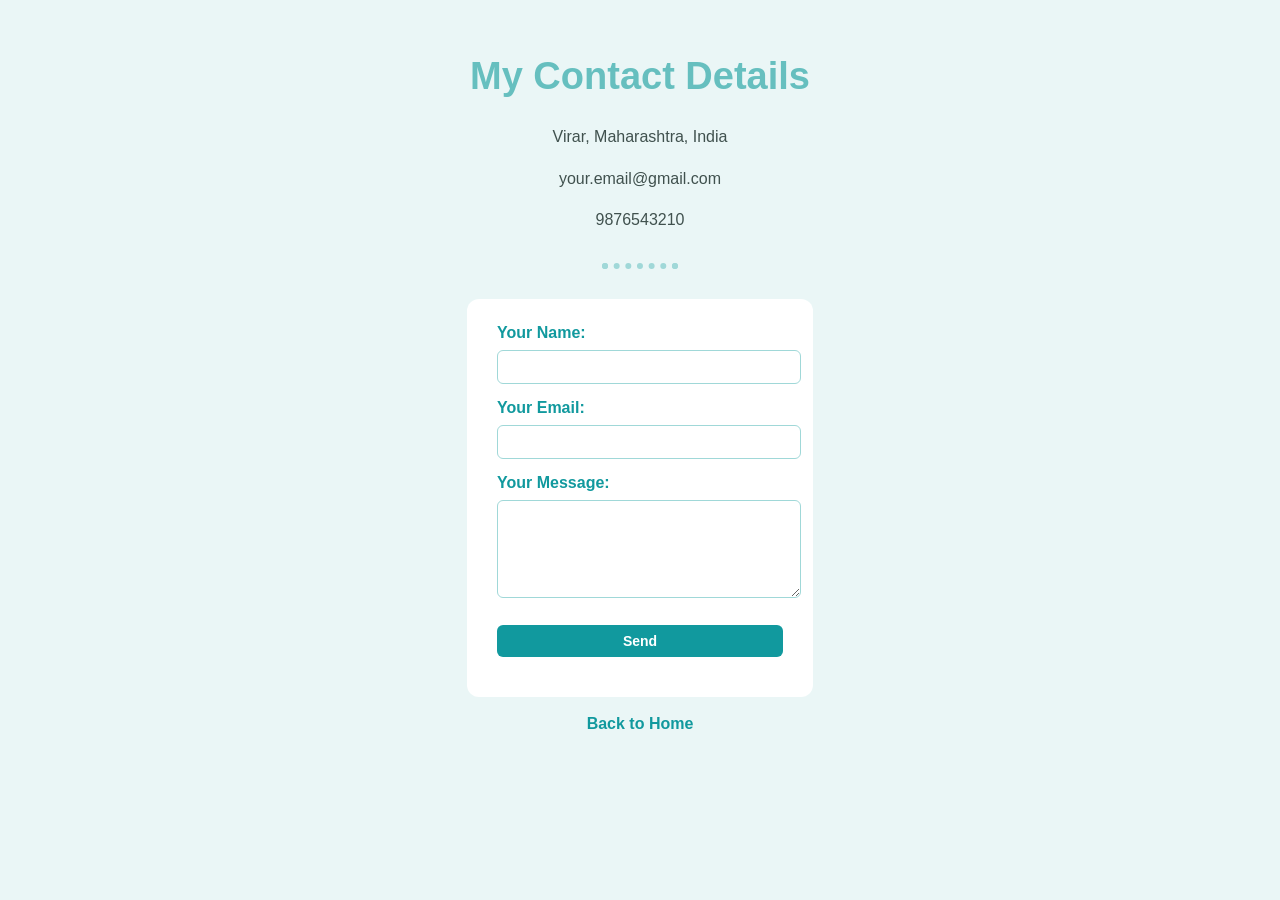
<file: Day_041_HTML_Personal_Site/Contact.html>
<!DOCTYPE html>
<html lang="en">
<head>
    <meta charset="UTF-8">
    <title>Contact Me</title>
    <style>
        body {
            background-color: #EAF6F6;
            font-family: Arial, sans-serif;
            color: #40514E;
            text-align: center;
            margin: 0;
            padding-top: 30px;
        }
        h1 {
            color: #66BFBF;
            font-size: 38px;
        }
        p {
            line-height: 1.6;
        }
        hr {
            border: dotted #A0D8D8 6px;
            border-bottom: none;
            width: 5%;
            margin: 30px auto;
        }
        form {
            display: inline-block;
            text-align: left;
            background-color: white;
            padding: 25px 30px;
            border-radius: 12px;
        }
        label {
            font-weight: bold;
            color: #11999E;
        }
        input, textarea {
            width: 100%;
            padding: 8px;
            margin: 8px 0 15px 0;
            border: 1px solid #A0D8D8;
            border-radius: 6px;
            font-size: 14px;
        }
        input[type="submit"] {
            background-color: #11999E;
            color: white;
            border: none;
            cursor: pointer;
            font-weight: bold;
        }
        input[type="submit"]:hover {
            background-color: #66BFBF;
        }
        a {
            color: #11999E;
            text-decoration: none;
            font-weight: bold;
        }
        a:hover {
            color: #66BFBF;
        }
    </style>
</head>
<body>
    <h1>My Contact Details</h1>
    <p>Virar, Maharashtra, India</p>
    <p>your.email@gmail.com</p>
    <p>9876543210</p>

    <hr>

    <form action="mailto:your.email@gmail.com" method="post">
        <label>Your Name:</label><br>
        <input type="text" name="yourName"><br>

        <label>Your Email:</label><br>
        <input type="email" name="yourEmail"><br>

        <label>Your Message:</label><br>
        <textarea name="yourMessage" rows="5" cols="30"></textarea><br>

        <input type="submit" value="Send">
    </form>

    <br><br>
    <a href="index.html">Back to Home</a>
</body>
</html>
</file>
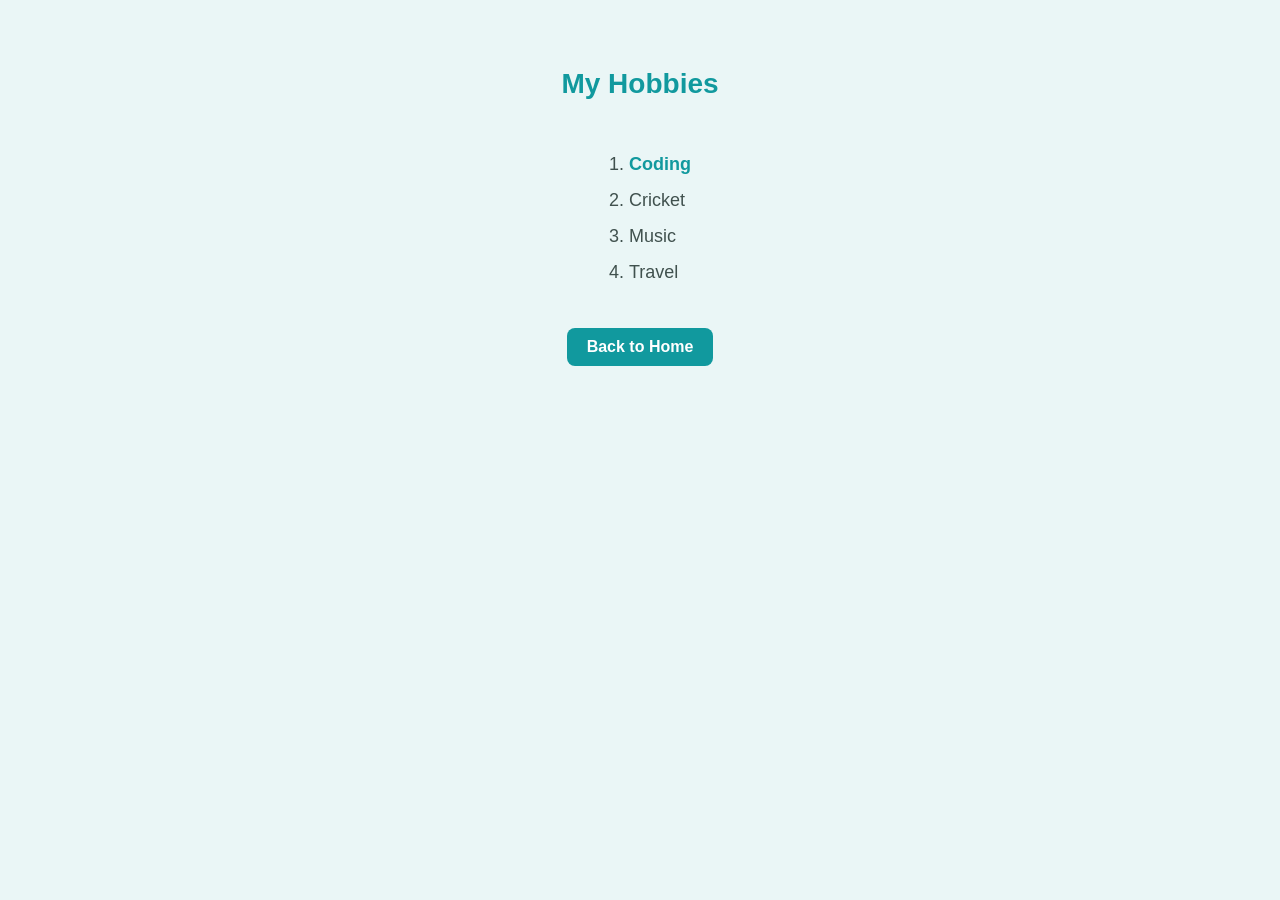
<file: Day_041_HTML_Personal_Site/Hobbies.html>
<!DOCTYPE html>
<html lang="en">
<head>
    <meta charset="UTF-8">
    <title>My Hobbies</title>
    <style>
        body {
            background-color: #EAF6F6;
            font-family: Arial, sans-serif;
            color: #40514E;
            text-align: center;
            margin: 0;
            padding-top: 40px;
        }
        h3 {
            color: #11999E;
            font-size: 28px;
        }
        ol {
            display: inline-block;
            text-align: left;
            line-height: 2;
            font-size: 18px;
        }
        a {
            color: #11999E;
            text-decoration: none;
            font-weight: bold;
        }
        a:hover {
            color: #66BFBF;
        }
        .back-btn {
            background-color: #11999E;
            color: white;
            padding: 10px 20px;
            border-radius: 8px;
            display: inline-block;
            margin-top: 20px;
        }
        .back-btn:hover {
            background-color: #66BFBF;
            color: white;
        }
    </style>
</head>
<body>
    <h3>My Hobbies</h3>
    <ol>
        <li><a href="https://www.youtube.com">Coding</a></li>
        <li>Cricket</li>
        <li>Music</li>
        <li>Travel</li>
    </ol>
    <br>
    <a class="back-btn" href="index.html">Back to Home</a>
</body>
</html>
</file>
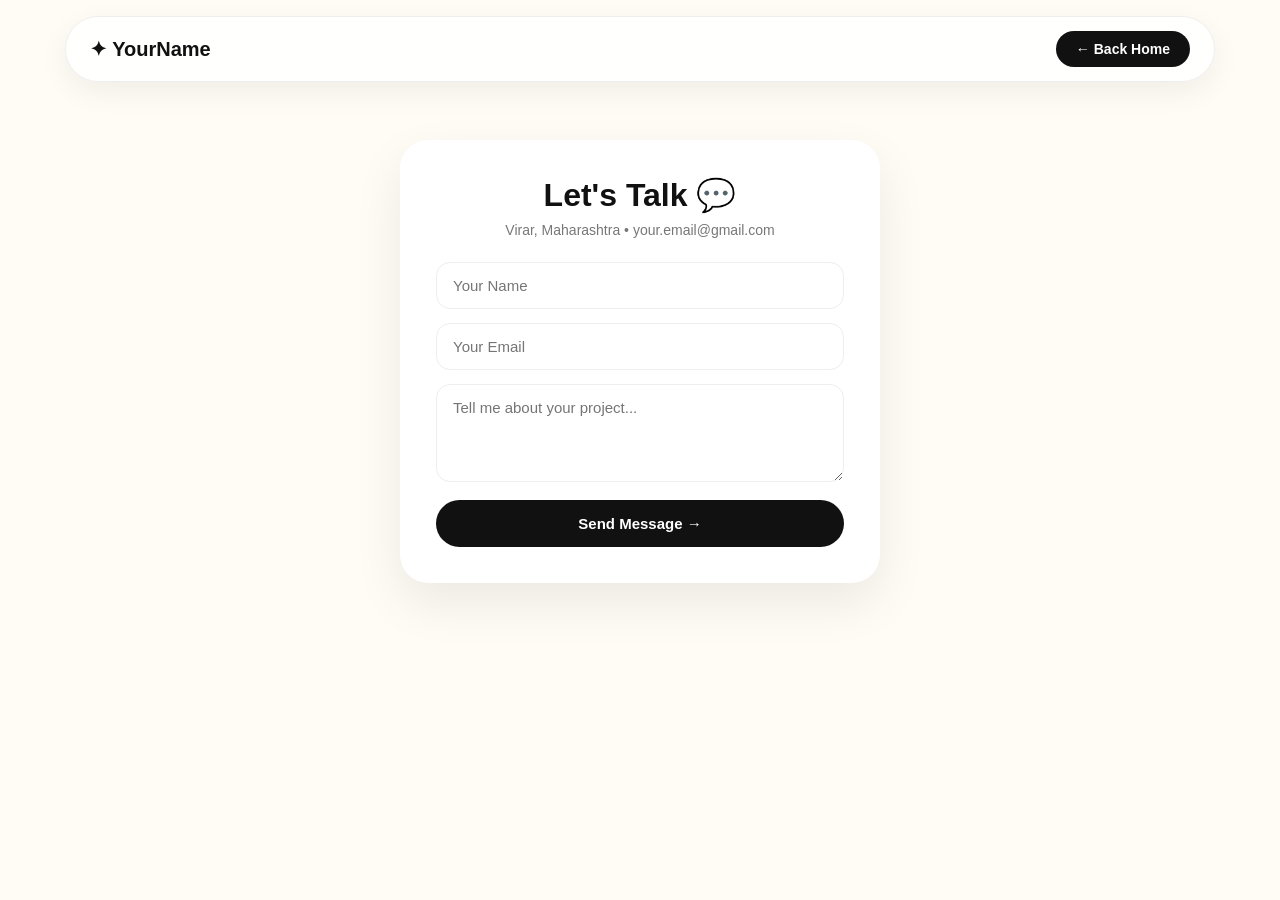
<file: Day_042_CSS_Personal_Site/Contact.html>
<!DOCTYPE html>
<html lang="en">
<head>
    <meta charset="UTF-8">
    <meta name="viewport" content="width=device-width, initial-scale=1.0">
    <title>Contact | Your Name</title>
    <link rel="stylesheet" href="style.css">
</head>
<body>
    <header>
        <div class="container nav">
            <a href="index.html" class="logo">✦ YourName</a>
            <a href="index.html" class="btn-nav">← Back Home</a>
        </div>
    </header>

    <div class="contact-wrap">
        <div class="contact-card">
            <h1>Let's Talk 💬</h1>
            <p>Virar, Maharashtra • your.email@gmail.com</p>
            <form>
                <input type="text" placeholder="Your Name" required>
                <input type="email" placeholder="Your Email" required>
                <textarea rows="4" placeholder="Tell me about your project..."></textarea>
                <button class="btn-black" style="width:100%; border:none; cursor:pointer;">Send Message →</button>
            </form>
        </div>
    </div>
</body>
</html>
</file>
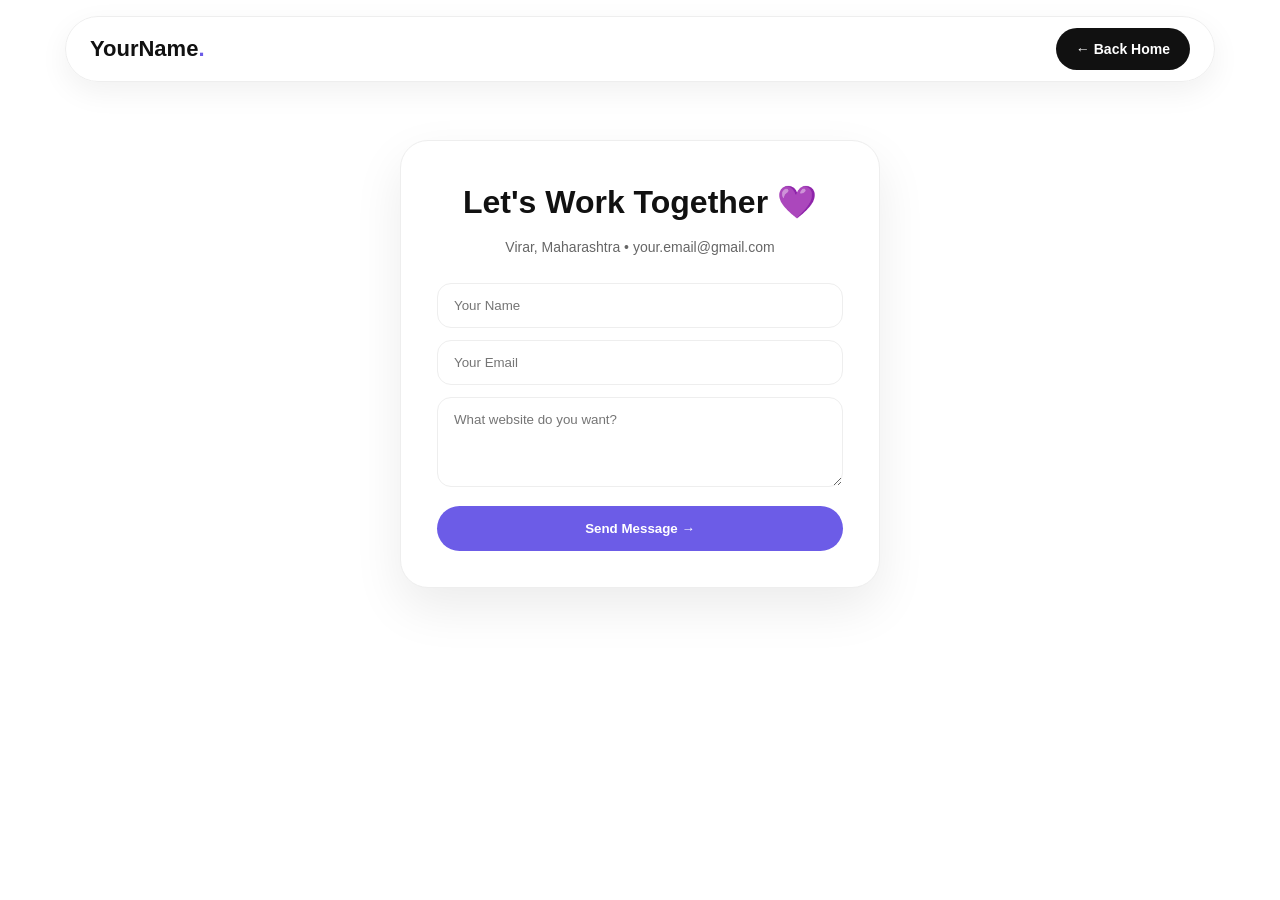
<file: Day_044_Web_Foundation/Contact.html>
<!DOCTYPE html>
<html lang="en">
<head>
    <meta charset="UTF-8">
    <meta name="viewport" content="width=device-width, initial-scale=1.0">
    <title>Contact | YourName</title>
    <link rel="stylesheet" href="style.css">
</head>
<body>
    <header class="header">
        <div class="container nav">
            <a href="index.html" class="logo">YourName<span>.</span></a>
            <a href="index.html" class="btn-small">← Back Home</a>
        </div>
    </header>
    <div class="contact-wrap">
        <div class="contact-card">
            <h1>Let's Work Together 💜</h1>
            <p>Virar, Maharashtra • your.email@gmail.com</p>
            <form>
                <input type="text" placeholder="Your Name" required>
                <input type="email" placeholder="Your Email" required>
                <textarea rows="4" placeholder="What website do you want?"></textarea>
                <button class="btn-primary" style="width:100%; border:none; cursor:pointer;">Send Message →</button>
            </form>
        </div>
    </div>
</body>
</html>
</file>
<file: Day_042_CSS_Personal_Site/style.css>
/* ===== DAY 42 - PREMIUM DESIGN ===== */
* { margin: 0; padding: 0; box-sizing: border-box; }

body {
    font-family: 'Plus Jakarta Sans', sans-serif;
    background: #FFFBF5;
    color: #111;
    overflow-x: hidden;
}

.container { max-width: 1150px; margin: 0 auto; padding: 0 24px; }
a { text-decoration: none; }

/* NAV */
header {
    position: fixed; top: 16px; left: 50%; transform: translateX(-50%);
    width: calc(100% - 40px); max-width: 1150px; z-index: 100;
    background: rgba(255,255,255,0.85);
    backdrop-filter: blur(12px);
    border: 1px solid #eee; border-radius: 100px;
    box-shadow: 0 10px 30px rgba(0,0,0,0.06);
}
.nav { display: flex; align-items: center; justify-content: space-between; height: 64px; }
.logo { font-weight: 800; font-size: 20px; color: #111; }
.nav nav { display: flex; gap: 28px; }
.nav nav a { color: #555; font-weight: 600; font-size: 14px; }
.nav nav a:hover { color: #000; }
.btn-nav { background: #111; color: #fff; padding: 10px 20px; border-radius: 100px; font-size: 14px; font-weight: 600; }

/* HERO */
.hero { padding: 160px 0 0 0; position: relative; }
.blob { position: absolute; width: 400px; height: 400px; border-radius: 50%; filter: blur(80px); opacity: 0.5; z-index: -1; }
.blob-1 { background: #FFD6A5; top: 0; right: 0; }
.blob-2 { background: #BDE0FE; bottom: 0; left: 0; }

.hero-grid { display: grid; grid-template-columns: 1.1fr 0.9fr; gap: 50px; align-items: center; }
.pill { display: inline-flex; align-items: center; gap: 8px; background: #fff; border: 1px solid #eee; padding: 8px 16px; border-radius: 100px; font-size: 13px; font-weight: 600; box-shadow: 0 5px 15px rgba(0,0,0,0.05); }
.dot { width: 8px; height: 8px; background: #22c55e; border-radius: 50%; box-shadow: 0 0 0 4px #dcfce7; }

.hero-left h1 { font-size: 62px; line-height: 1.05; letter-spacing: -2px; margin: 20px 0; font-weight: 800; }
.hero-left h1 em { font-family: 'Playfair Display', serif; font-weight: 700; color: #FF6B35; font-style: italic; }
.hero-left > p { color: #666; font-size: 17px; max-width: 520px; line-height: 1.7; }

.hero-btns { display: flex; gap: 14px; margin-top: 28px; }
.btn-black { background: #111; color: #fff; padding: 15px 28px; border-radius: 100px; font-weight: 700; font-size: 15px; display: inline-block; transition: 0.3s; }
.btn-black:hover { transform: translateY(-3px); box-shadow: 0 15px 30px rgba(0,0,0,0.2); }
.btn-glass { background: #fff; color: #111; padding: 15px 28px; border-radius: 100px; font-weight: 700; border: 1px solid #ddd; }

.avatars { display: flex; align-items: center; margin-top: 30px; }
.avatars img { width: 40px; height: 40px; border-radius: 50%; border: 2px solid #fff; margin-right: -10px; }
.avatars p { margin-left: 18px; font-size: 14px; color: #666; }

.main-card { position: relative; }
.main-card > img { width: 100%; height: 480px; object-fit: cover; border-radius: 30px; box-shadow: 0 30px 60px rgba(0,0,0,0.15); }
.float-card { position: absolute; background: #fff; padding: 12px 16px; border-radius: 16px; display: flex; align-items: center; gap: 12px; box-shadow: 0 15px 30px rgba(0,0,0,0.12); animation: float 3s ease-in-out infinite; }
.float-card span { font-size: 24px; }
.float-card p { font-size: 12px; color: #888; }
.card-1 { top: 30px; left: -20px; }
.card-2 { bottom: 30px; right: -10px; flex-direction: column; align-items: flex-start; gap: 0; }
@keyframes float { 0%,100% { transform: translateY(0); } 50% { transform: translateY(-10px); } }

.marquee { background: #111; color: #fff; padding: 16px 0; margin-top: 70px; overflow: hidden; white-space: nowrap; font-weight: 700; letter-spacing: 2px; }
.marquee span { display: inline-block; animation: scroll 20s linear infinite; }
@keyframes scroll { from { transform: translateX(0); } to { transform: translateX(-50%); } }

/* SECTIONS */
.section { padding: 90px 0; }
.label { color: #FF6B35; font-weight: 800; letter-spacing: 2px; font-size: 13px; }
.section h2 { font-size: 44px; letter-spacing: -1px; margin: 12px 0 10px 0; }
.section h2.white { color: #fff; }
.dark-section { background: #111; color: #fff; border-radius: 40px; margin: 0 20px; }
.light { color: #FF6B35; }
.grey { color: #777; line-height: 1.7; max-width: 500px; margin-bottom: 25px; }

.grid-3 { display: grid; grid-template-columns: repeat(3, 1fr); gap: 22px; margin-top: 40px; }

/* SKILL CARDS */
.skill-card { padding: 30px; border-radius: 24px; transition: 0.3s; }
.skill-card:hover { transform: translateY(-8px); }
.skill-card.c1 { background: #FFF0E6; }
.skill-card.c2 { background: #E8F5FF; }
.skill-card.c3 { background: #F0FBE8; }
.skill-card .icon { font-size: 42px; margin-bottom: 16px; }
.skill-card h3 { font-size: 22px; margin-bottom: 8px; }
.skill-card p { color: #666; font-size: 14px; line-height: 1.6; margin-bottom: 20px; }
.bar { height: 8px; background: rgba(0,0,0,0.08); border-radius: 100px; overflow: hidden; margin-bottom: 8px; }
.bar span { display: block; height: 100%; background: #111; border-radius: 100px; }

/* PROJECTS */
.project { background: #1e1e1e; border-radius: 24px; padding: 28px; transition: 0.3s; border: 1px solid #333; }
.project:hover { transform: translateY(-8px); border-color: #FF6B35; }
.project-img { height: 140px; border-radius: 16px; display: flex; align-items: center; justify-content: center; font-size: 60px; margin-bottom: 20px; }
.project-img.p1 { background: linear-gradient(135deg, #FF6B35, #FF9E6D); }
.project-img.p2 { background: linear-gradient(135deg, #6A5ACD, #A78BFA); }
.project-img.p3 { background: linear-gradient(135deg, #22c55e, #86efac); }
.project span { font-size: 11px; letter-spacing: 1.5px; color: #FF6B35; font-weight: 700; }
.project h3 { color: #fff; margin: 10px 0 8px 0; font-size: 20px; }
.project p { color: #aaa; font-size: 14px; line-height: 1.6; margin-bottom: 18px; }
.project a { color: #fff; font-weight: 700; font-size: 14px; }

/* JOURNEY */
.journey-grid { display: grid; grid-template-columns: 1fr 1.2fr; gap: 60px; align-items: start; }
.journey-grid h2 { font-size: 48px; line-height: 1.1; }
.timeline { display: flex; flex-direction: column; gap: 18px; }
.t-item { background: #fff; border: 1px solid #eee; padding: 22px 26px; border-radius: 20px; display: flex; gap: 20px; align-items: start; box-shadow: 0 5px 20px rgba(0,0,0,0.03); }
.t-item span { background: #111; color: #fff; padding: 6px 14px; border-radius: 100px; font-size: 12px; font-weight: 700; white-space: nowrap; }
.t-item h3 { font-size: 18px; }
.t-item p { color: #777; font-size: 14px; }

/* CTA */
.cta { background: #FF6B35; border-radius: 40px; margin: 0 20px 20px 20px; padding: 70px 0; text-align: center; color: #fff; }
.cta h2 { font-size: 48px; line-height: 1.1; letter-spacing: -1px; }
.cta h2 em { font-family: 'Playfair Display', serif; font-style: italic; }
.btn-white { background: #fff; color: #111; padding: 16px 32px; border-radius: 100px; font-weight: 800; display: inline-block; margin: 28px 0 14px 0; }
.cta p { opacity: 0.85; font-size: 14px; }

/* FOOTER */
footer { padding: 25px 0; }
.foot { display: flex; justify-content: space-between; color: #888; font-size: 14px; }
.foot a { color: #111; font-weight: 600; margin-left: 20px; }

/* CONTACT PAGE */
.contact-wrap { max-width: 520px; margin: 140px auto 60px auto; padding: 0 20px; }
.contact-card { background: #fff; border-radius: 28px; padding: 36px; box-shadow: 0 20px 50px rgba(0,0,0,0.08); text-align: center; }
.contact-card h1 { font-size: 32px; margin-bottom: 8px; }
.contact-card p { color: #777; font-size: 14px; margin-bottom: 24px; }
.contact-card input, .contact-card textarea { width: 100%; padding: 14px 16px; border: 1.5px solid #eee; border-radius: 14px; margin-bottom: 14px; font-family: inherit; font-size: 15px; outline: none; }
.contact-card input:focus, .contact-card textarea:focus { border-color: #FF6B35; }
.contact-card button { width: 100%; border: none; cursor: pointer; }

/* MOBILE */
@media (max-width: 800px) {
    .hero-grid, .grid-3, .journey-grid { grid-template-columns: 1fr; }
    .hero-left h1 { font-size: 44px; }
    .nav nav { display: none; }
    .main-card > img { height: 360px; }
    .section h2, .cta h2, .journey-grid h2 { font-size: 34px; }
    .dark-section, .cta { margin: 0 12px; border-radius: 28px; }
    .foot { flex-direction: column; gap: 10px; text-align: center; }
}
</file>
<file: Day_044_Web_Foundation/style.css>
/* =========================================
   DAY 44 - WEB FOUNDATION (FINAL)
   HTML + CSS Complete - Capstone Project
   Concepts: Variables, Flex, Grid, Position,
   Pseudo, Media Query, Animations
   ========================================= */

* { margin: 0; padding: 0; box-sizing: border-box; }

:root {
    --primary: #6C5CE7;
    --primary-light: #A29BFE;
    --dark: #111111;
    --grey: #666666;
    --light: #F8F7FF;
    --border: #EEEEEE;
    --white: #ffffff;
    --orange: #FF6B35;
}

body {
    font-family: 'Plus Jakarta Sans', sans-serif;
    background: var(--white);
    color: var(--dark);
    line-height: 1.6;
    overflow-x: hidden;
}

.container { max-width: 1150px; margin: 0 auto; padding: 0 24px; }
a { text-decoration: none; }

/* HEADER */
.header {
    position: fixed; top: 16px; left: 50%; transform: translateX(-50%);
    width: calc(100% - 32px); max-width: 1150px; z-index: 100;
    background: rgba(255,255,255,0.9);
    backdrop-filter: blur(12px);
    border: 1px solid var(--border);
    border-radius: 100px;
    box-shadow: 0 10px 30px rgba(0,0,0,0.06);
}
.nav { display: flex; justify-content: space-between; align-items: center; height: 64px; }
.logo { font-size: 22px; font-weight: 900; color: var(--dark); }
.logo span { color: var(--primary); }
.nav-links { display: flex; gap: 28px; }
.nav-links a { color: var(--grey); font-weight: 600; font-size: 14px; }
.nav-links a:hover { color: var(--primary); }

/* BUTTONS */
.btn-small { background: var(--dark); color: #fff; padding: 10px 20px; border-radius: 100px; font-size: 14px; font-weight: 700; }
.btn-primary { background: var(--primary); color: #fff; padding: 15px 30px; border-radius: 100px; font-weight: 700; display: inline-block; transition: 0.3s; }
.btn-primary:hover { transform: translateY(-3px); box-shadow: 0 15px 30px rgba(108,92,231,0.3); }
.btn-secondary { background: #fff; color: var(--dark); padding: 15px 30px; border-radius: 100px; font-weight: 700; border: 1.5px solid #ddd; }
.btn-white { background: #fff; color: var(--dark); padding: 15px 30px; border-radius: 100px; font-weight: 800; display: inline-block; }
.btn-outline-white { border: 1.5px solid rgba(255,255,255,0.4); color: #fff; padding: 15px 30px; border-radius: 100px; font-weight: 700; }

/* HERO */
.hero { padding: 150px 0 80px 0; background: linear-gradient(180deg, #F0EFFF, #fff); }
.hero-grid { display: grid; grid-template-columns: 1.1fr 0.9fr; gap: 50px; align-items: center; }
.tag { background: #fff; border: 1px solid var(--border); padding: 8px 16px; border-radius: 100px; font-size: 13px; font-weight: 700; box-shadow: 0 5px 15px rgba(0,0,0,0.05); }
.hero-left h1 { font-size: 58px; line-height: 1.05; letter-spacing: -2px; margin: 20px 0; font-weight: 900; }
.hero-left h1 em { font-family: 'Playfair Display', serif; color: var(--primary); }
.hero-left > p { color: var(--grey); font-size: 17px; max-width: 520px; }
.hero-btns { display: flex; gap: 12px; margin-top: 28px; }
.tech-row { display: flex; gap: 10px; margin-top: 28px; flex-wrap: wrap; }
.tech-row span { background: #fff; border: 1px solid var(--border); padding: 7px 14px; border-radius: 100px; font-size: 13px; font-weight: 600; }

/* HERO IMAGE + FLOAT CARDS */
.hero-img-box { position: relative; }
.hero-img-box img { width: 100%; height: 480px; object-fit: cover; border-radius: 30px; box-shadow: 0 30px 60px rgba(0,0,0,0.15); }
.card-float { position: absolute; background: #fff; padding: 12px 18px; border-radius: 16px; font-size: 14px; font-weight: 700; box-shadow: 0 15px 30px rgba(0,0,0,0.12); animation: float 3s ease-in-out infinite; }
.card-float small { font-weight: 400; color: #888; }
.card-float.top { top: 24px; left: -18px; }
.card-float.bottom { bottom: 24px; right: -10px; }
@keyframes float { 0%,100% { transform: translateY(0); } 50% { transform: translateY(-10px); } }

/* SECTIONS */
.section { padding: 80px 0; }
.grey-bg { background: var(--light); }
.label { color: var(--primary); font-weight: 800; letter-spacing: 2px; font-size: 12px; }
.section-title { font-size: 40px; letter-spacing: -1px; margin: 12px 0 10px 0; }

/* LEARN CARDS */
.grid-4 { display: grid; grid-template-columns: repeat(4, 1fr); gap: 16px; margin-top: 36px; }
.learn-card { background: #fff; border: 1px solid var(--border); border-radius: 20px; padding: 24px; transition: 0.3s; }
.learn-card:hover { transform: translateY(-5px); }
.learn-card b { color: var(--primary); font-size: 13px; }
.learn-card h3 { margin: 10px 0 6px 0; font-size: 18px; }
.learn-card p { color: var(--grey); font-size: 13px; }
.learn-card.active { background: var(--primary); color: #fff; }
.learn-card.active p, .learn-card.active b { color: #E0DBFF; }
.learn-card.highlight { background: var(--dark); color: #fff; }
.learn-card.highlight p, .learn-card.highlight b { color: #bbb; }

/* SERVICES */
.grid-3 { display: grid; grid-template-columns: repeat(3, 1fr); gap: 20px; margin-top: 36px; }
.service-card { background: #fff; border: 1px solid var(--border); border-radius: 24px; padding: 30px; transition: 0.3s; }
.service-card:hover { transform: translateY(-6px); box-shadow: 0 20px 40px rgba(0,0,0,0.08); }
.service-card.dark { background: var(--dark); color: #fff; }
.service-card.dark p, .service-card.dark li { color: #bbb; }
.service-card .icon { font-size: 36px; margin-bottom: 14px; }
.service-card h3 { font-size: 20px; margin-bottom: 8px; }
.service-card p { color: var(--grey); font-size: 14px; margin-bottom: 16px; }
.service-card ul { list-style: none; margin-bottom: 18px; }
.service-card li { font-size: 14px; padding: 4px 0; }
.service-card li::before { content: "✓ "; color: var(--primary); font-weight: 800; }
.service-card a { color: var(--primary); font-weight: 700; font-size: 14px; }

/* WORK */
.work-card { background: #fff; border: 1px solid var(--border); border-radius: 24px; padding: 24px; transition: 0.3s; }
.work-card:hover { transform: translateY(-6px); }
.work-img { height: 150px; border-radius: 16px; display: flex; align-items: center; justify-content: center; font-size: 56px; margin-bottom: 18px; }
.work-img.w1 { background: #EDEBFF; }
.work-img.w2 { background: #FFE8EC; }
.work-img.w3 { background: #FFF0E6; }
.work-card span { font-size: 11px; letter-spacing: 1.5px; color: var(--primary); font-weight: 800; }
.work-card h3 { margin: 8px 0 6px 0; font-size: 19px; }
.work-card p { color: var(--grey); font-size: 14px; }

/* CTA */
.cta-section { padding: 0 20px 20px 20px; }
.cta-box { background: var(--primary); color: #fff; border-radius: 32px; padding: 70px 30px; text-align: center; }
.cta-box h2 { font-size: 42px; letter-spacing: -1px; }
.cta-box p { opacity: 0.85; margin: 12px 0 28px 0; }
.cta-btns { display: flex; gap: 12px; justify-content: center; flex-wrap: wrap; }

/* FOOTER */
.footer { padding: 25px 0; }
.foot-flex { display: flex; justify-content: space-between; color: #888; font-size: 14px; }
.foot-flex a { color: var(--dark); font-weight: 600; margin-left: 18px; }

/* CONTACT PAGE */
.contact-wrap { max-width: 520px; margin: 140px auto 60px; padding: 0 20px; }
.contact-card { background: #fff; border: 1px solid var(--border); border-radius: 28px; padding: 36px; box-shadow: 0 20px 50px rgba(0,0,0,0.08); text-align: center; }
.contact-card h1 { font-size: 32px; }
.contact-card p { color: var(--grey); font-size: 14px; margin: 8px 0 24px 0; }
.contact-card input, .contact-card textarea { width: 100%; padding: 14px 16px; border: 1.5px solid #eee; border-radius: 14px; margin-bottom: 12px; font-family: inherit; outline: none; }
.contact-card input:focus, .contact-card textarea:focus { border-color: var(--primary); }
.contact-card button { width: 100%; border: none; cursor: pointer; }

/* RESPONSIVE */
@media (max-width: 850px) {
    .hero-grid, .grid-3, .grid-4 { grid-template-columns: 1fr; }
    .nav-links { display: none; }
    .hero-left h1 { font-size: 42px; }
    .hero-img-box img { height: 360px; }
    .section-title, .cta-box h2 { font-size: 32px; }
    .foot-flex { flex-direction: column; gap: 10px; text-align: center; }
    .card-float.top { left: 10px; } .card-float.bottom { right: 10px; }
}
</file>
